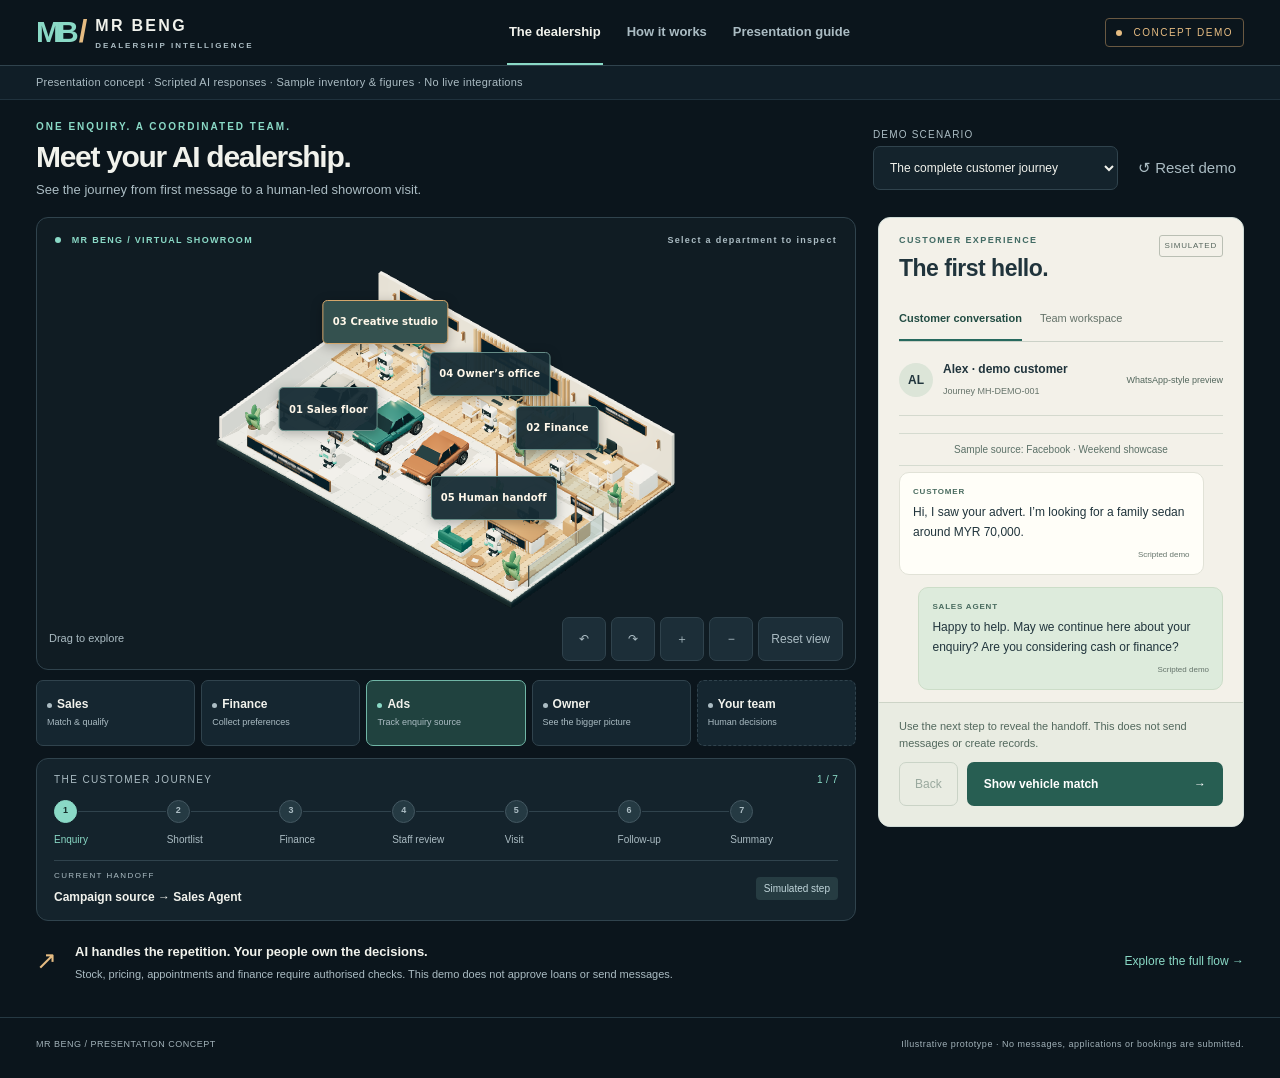
<file: index.html>
<!doctype html>
<html lang="en">
<head><meta charset="utf-8"><meta name="viewport" content="width=device-width,initial-scale=1"><meta name="description" content="Mr Beng: an illustrative AI dealership workflow. Local presentation prototype, not a connected service."><title>Mr Beng — AI Dealership Concept</title><link rel="stylesheet" href="styles.css"></head>
<body>
<a class="skip" href="#main">Skip to demo</a>
<header class="topbar"><a class="brand" href="#" aria-label="Mr Beng demo home"><span class="brand-mark" aria-hidden="true">MB<span> / </span></span><span>MR BENG<small>DEALERSHIP INTELLIGENCE</small></span></a><nav aria-label="Demo views"><button class="nav active" data-view="showroom" aria-current="page">The dealership</button><button class="nav" data-view="workflow">How it works</button><button class="nav" data-view="presenter">Presentation guide</button></nav><span class="demo-tag"><i></i> CONCEPT DEMO</span></header>
<div class="disclosure">Presentation concept · Scripted AI responses · Sample inventory & figures · No live integrations</div>
<main id="main">
<section id="showroom" class="view" aria-labelledby="page-title">
<div class="page-heading"><div><p class="eyebrow">ONE ENQUIRY. A COORDINATED TEAM.</p><h1 id="page-title">Meet your AI dealership.</h1><p>See the journey from first message to a human-led showroom visit.</p></div><div class="heading-actions"><label for="scenario">Demo scenario</label><select id="scenario"><option value="standard">The complete customer journey</option><option value="missing">Customer leaves out their budget</option><option value="human">Customer asks for a person</option></select><button id="reset" class="subtle">↺ <span>Reset demo</span></button></div></div>
<div class="workspace">
<div class="showroom-column">
<div class="scene-shell"><div class="scene-caption"><span><i class="small-dot"></i> MR BENG / VIRTUAL SHOWROOM</span><span id="scene-status">Loading local 3D scene…</span></div><div id="scene" aria-label="Interactive three-dimensional dealership illustration"></div><div id="scene-fallback" hidden><strong>The workflow still works without 3D.</strong><p>Use the department buttons below to explore the team.</p></div><div class="camera"><span class="camera-help">Drag to explore</span><button data-camera="left" aria-label="Rotate showroom left">↶</button><button data-camera="right" aria-label="Rotate showroom right">↷</button><button data-camera="in" aria-label="Zoom into showroom">＋</button><button data-camera="out" aria-label="Zoom out of showroom">−</button><button data-camera="reset">Reset view</button></div></div>
<div id="departments" class="departments" aria-label="Inspect a department"></div>
<div class="journey"><div class="section-label"><span>THE CUSTOMER JOURNEY</span><span id="journey-counter"></span></div><ol id="step-list"></ol><div class="journey-bottom"><div><span class="overline">CURRENT HANDOFF</span><strong id="handoff-label"></strong></div><span class="pill" id="handoff-status"></span></div></div>
</div>
<aside class="work-panel" aria-labelledby="panel-title"><div class="panel-heading"><div><p class="eyebrow" id="panel-eyebrow">CUSTOMER EXPERIENCE</p><h2 id="panel-title">The first hello.</h2></div><span class="simulation">SIMULATED</span></div><div class="panel-tabs" aria-label="Panel view"><button id="conversation-tab" class="active" aria-pressed="true">Customer conversation</button><button id="inspector-tab" aria-pressed="false">Team workspace</button></div><div id="panel-body"></div><div class="panel-footer"><p id="action-context"></p><div id="validation" role="status" aria-live="polite"></div><div class="action-row"><button id="back" class="secondary">Back</button><button id="next" class="primary">Show vehicle match <span>→</span></button></div></div></aside>
</div>
<div class="operating-rule"><span class="rule-icon" aria-hidden="true">↗</span><div><strong>AI handles the repetition. Your people own the decisions.</strong><p>Stock, pricing, appointments and finance require authorised checks. This demo does not approve loans or send messages.</p></div><button class="text-button" data-view="workflow">Explore the full flow →</button></div>
</section>
<section id="workflow" class="view" hidden aria-labelledby="flow-title"><div class="page-heading"><div><p class="eyebrow">THE OPERATING MODEL</p><h1 id="flow-title">One conversation. Clear ownership.</h1><p>A proposed journey for a used-car dealership, with people in control.</p></div><button class="secondary" id="print-flow">Print / save flow as PDF</button></div>
<div class="flow-board">
<div class="lane"><div class="lane-title"><span>01</span><h2>Attract & qualify</h2><p>From an advert to a relevant shortlist.</p></div><div class="flow-node"><span class="node-kind">CUSTOMER CHANNEL</span><h3>New enquiry</h3><p>Customer responds to a sample advert in a WhatsApp-style conversation.</p><span class="node-output">Source + permission to continue</span></div><div class="flow-arrow" aria-hidden="true">↓</div><div class="flow-node"><span class="node-kind">SALES AGENT</span><h3>Understand the need</h3><p>Ask about vehicle type, budget and timing. Suggest a shortlist from approved stock data.</p><span class="node-output">Preferences + vehicle interest</span></div><div class="exception"><strong>Missing information?</strong><p>Ask one useful question. Never guess affordability, availability or price.</p></div></div>
<div class="lane"><div class="lane-title"><span>02</span><h2>Prepare & hand over</h2><p>Give staff the context, not another blank lead.</p></div><div class="flow-node"><span class="node-kind">FINANCE ENQUIRY AGENT</span><h3>Collect preferences</h3><p>If the customer asks about finance, collect their stated budget and preferred term. No eligibility decision.</p><span class="node-output">Enquiry summary, not a loan offer</span></div><div class="flow-arrow" aria-hidden="true">↓</div><div class="flow-node human"><span class="node-kind">HUMAN CHECKPOINT</span><h3>Staff verify & respond</h3><p>A salesperson checks stock, confirms pricing and arranges finance advice through the authorised process.</p><span class="node-output">Named staff owner + next action</span></div><div class="exception"><strong>“I want to speak to someone.”</strong><p>Skip automated qualification and route to a person. If unavailable, queue for follow-up without promising a response time.</p></div></div>
<div class="lane"><div class="lane-title"><span>03</span><h2>Visit & follow up</h2><p>Make the next step visible to everyone.</p></div><div class="flow-node"><span class="node-kind">SALES TEAM</span><h3>Arrange a showroom visit</h3><p>Customer and staff agree a slot after checking availability. A booking is not a purchase.</p><span class="node-output">Confirmed visit + staff owner</span></div><div class="flow-arrow" aria-hidden="true">↓</div><div class="flow-node"><span class="node-kind">FOLLOW-UP AGENT</span><h3>Keep the conversation moving</h3><p>Prepare an approved reminder or follow-up. Honour channel permission and opt-out rules.</p><span class="node-output">Follow-up draft + lead status</span></div><div class="exception"><strong>Customer opts out?</strong><p>Stop automated follow-ups and retain only what the approved retention policy permits.</p></div></div>
</div>
<div class="reporting-flow"><div><span class="node-kind">ADS AGENT</span><h3>Which source created the enquiry?</h3><p>Connect campaign attribution to lead stages. Actual ad access and reliable tracking are future integration work.</p></div><span class="flow-connector" aria-hidden="true">→</span><div><span class="node-kind">OWNER AGENT</span><h3>What needs attention?</h3><p>Summarise enquiries, pending reviews and visits. A visit is never reported as a sale.</p></div></div>
<div class="boundary-grid"><div><h3>What this prototype demonstrates</h3><p>Clickable departments, a scripted customer journey, staff review gates, exception paths and an illustrative owner summary.</p></div><div><h3>What a live pilot would require</h3><p>Approved inventory/pricing source, channel access, consent rules, staff ownership, booking integration, finance boundaries and an agreed test plan.</p></div></div>
</section>
<section id="presenter" class="view" hidden aria-labelledby="presenter-title"><div class="page-heading"><div><p class="eyebrow">A CLIENT-READY WALKTHROUGH</p><h1 id="presenter-title">Show the experience. Then discuss the fit.</h1><p>Use the buttons below to rehearse each part of the conversation.</p></div><button class="primary" id="start-tour">Start the demo →</button></div><div class="presentation-grid"><div class="pitch"><span class="chapter">THE OPENING</span><h2>“What happens to an enquiry when your sales team is busy?”</h2><p>This concept shows how a dealership could give each enquiry a clear next step—without removing the salesperson from the relationship.</p><div class="pitch-note">Present this as an illustrative prototype, not an existing connected AI service.</div></div><ol class="talk-track"><li><strong>1. Show the dealership</strong><p>Introduce the Sales, Finance Enquiry, Ads and Owner agents, with a visible human handoff desk. Select a department to inspect its responsibilities.</p><button class="text-button" data-view="showroom">Open the showroom →</button></li><li><strong>2. Walk one lead through</strong><p>Follow Alex’s sample enquiry from an advert to a shortlist, finance questions and staff review. Click “Simulate staff review” before scheduling the demo visit.</p><button class="text-button" data-tour="standard">Run the standard scenario →</button></li><li><strong>3. Show the safeguards</strong><p>Try a missing budget and an explicit request for a person. Explain that the system asks, pauses or hands over rather than inventing an answer.</p><button class="text-button" data-tour="missing">Try the missing-information path →</button></li><li><strong>4. Close with a practical pilot</strong><p>Agree one channel and one sales journey first. Define success measures together—such as accurate answers and complete handoffs—without promising a revenue uplift.</p><button class="text-button" data-view="workflow">Show the process map →</button></li></ol></div><div class="discovery"><h2>Questions for the dealership</h2><div><p><b>Enquiries</b>Which channel brings most enquiries? What questions repeat?</p><p><b>Data</b>Where do current stock and approved prices live?</p><p><b>People</b>Who receives handoffs, and when are they available?</p><p><b>Guardrails</b>Which finance and pricing questions must go to a person?</p></div></div></section>
</main><footer class="global-footer"><span>MR BENG / PRESENTATION CONCEPT</span><span>Illustrative prototype · No messages, applications or bookings are submitted.</span></footer><noscript>This interactive mockup requires JavaScript. The workflow and presentation copy remain in this document, but the simulation cannot run.</noscript><script type="module" src="app.mjs"></script>
</body></html>
</file>
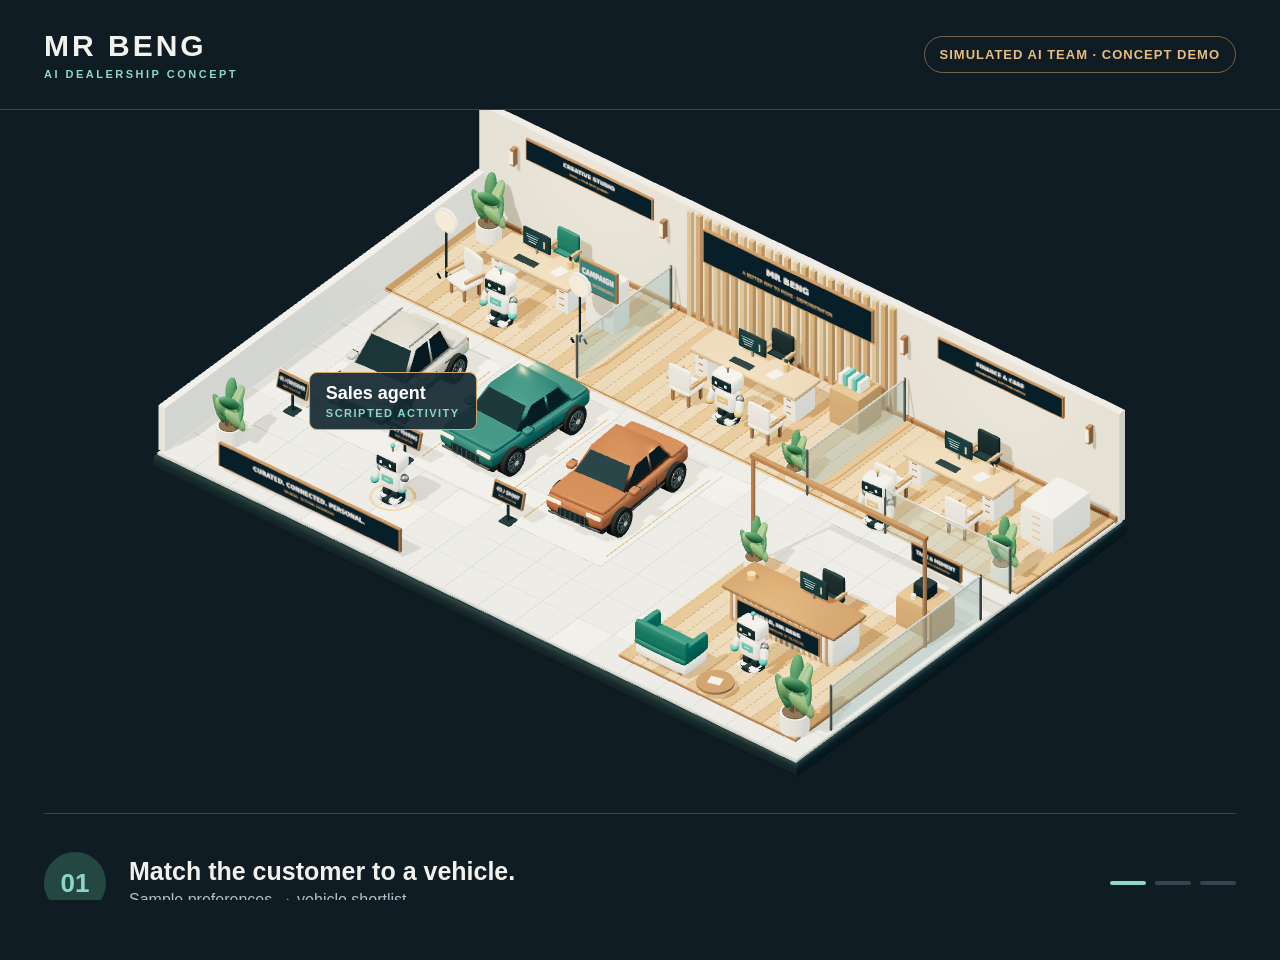
<file: motion-preview.html>
<!doctype html>
<html lang="en"><head><meta charset="utf-8"><meta name="viewport" content="width=device-width,initial-scale=1"><title>Mr Beng — simulated team motion</title><style>
*{box-sizing:border-box}html,body{margin:0;width:100%;height:100%;overflow:hidden;background:#101c23;color:#f1f2ec;font-family:'Avenir Next','Segoe UI',Arial,sans-serif}.film{width:1280px;height:960px;position:relative;background:#101c23}header{height:110px;padding:28px 44px;display:flex;align-items:center;justify-content:space-between;border-bottom:1px solid #34454d}.brand{font-size:30px;font-weight:800;letter-spacing:3px}.brand small{display:block;font-size:11px;font-weight:600;letter-spacing:2.5px;color:#8ad9c6;margin-top:5px}.badge{color:#e6bc82;border:1px solid #796347;padding:10px 15px;border-radius:20px;font-size:13px;font-weight:650;letter-spacing:1px}#stage{position:absolute;top:110px;left:0;width:1280px;height:710px}canvas{display:block}.label{position:absolute;padding:10px 16px;border:1px solid #d4a66b;border-radius:8px;background:#172c34ed;color:#fff;font-weight:650;font-size:18px;transform:translate(-50%,-100%);white-space:nowrap;pointer-events:none}.label small{display:block;font-size:11px;letter-spacing:1.5px;color:#8ad9c6;margin-top:3px}.story{position:absolute;bottom:32px;left:44px;right:44px;height:115px;display:flex;align-items:center;gap:23px;border-top:1px solid #34454d;padding-top:24px;background:#101c23}.number{height:62px;width:62px;display:grid;place-items:center;border-radius:50%;background:#244741;color:#8ad9c6;font-size:26px;font-weight:700}.story h1{font-size:25px;margin:0 0 5px}.story p{font-size:16px;color:#b0c2ca;margin:0}.steps{margin-left:auto;display:flex;gap:9px}.steps i{width:36px;height:4px;border-radius:2px;background:#34454d}.steps i.active{background:#8ad9c6}.disclaimer{position:absolute;bottom:9px;left:44px;font-size:11px;letter-spacing:.5px;color:#a8bac2}.rail{position:absolute;bottom:0;left:0;height:3px;background:#8ad9c6;width:0}#error{color:#ffb6a0;padding:50px;position:absolute;top:120px}
</style></head><body><main class="film"><header><div class="brand">MR BENG<small>AI DEALERSHIP CONCEPT</small></div><div class="badge">SIMULATED AI TEAM · CONCEPT DEMO</div></header><div id="stage" aria-label="Animated concept showroom"></div><div id="label" class="label"></div><div class="story"><div id="number" class="number"></div><div><h1 id="heading"></h1><p id="description"></p></div><div class="steps"><i></i><i></i><i></i></div></div><div class="disclaimer">Scripted animation · Sample activity only · No live AI, messages or finance approvals</div><div id="progress" class="rail"></div><div id="error" hidden></div></main><script type="module" src="motion-preview.mjs"></script></body></html>
</file>
<file: styles.css>
/* Mr Beng: Monitor first, with a separate explain-the-process surface. */
:root{color-scheme:dark;--bg:#0b151c;--surface:#14232c;--surface2:#1b2e38;--ink:#f1f2ec;--muted:#abbcc3;--line:#30434d;--teal:#8ad9c6;--teal-dark:#173e3c;--gold:#e6bc82;--paper:#f3f1e9;--paper-ink:#20343c;--radius:12px;font-family:'Avenir Next','Segoe UI',Arial,sans-serif;font-size:15px;line-height:1.5}
*{box-sizing:border-box}body{margin:0;background:var(--bg);color:var(--ink)}button,select{font:inherit}button,a,select{-webkit-tap-highlight-color:transparent}button{cursor:pointer}button:disabled{cursor:not-allowed;opacity:.45}button:focus-visible,a:focus-visible,select:focus-visible{outline:3px solid var(--gold);outline-offset:4px}button{min-height:44px}a{color:inherit}h1,h2,h3,p{margin:0}h1{font-size:clamp(27px,2.6vw,38px);line-height:1.17;letter-spacing:-1.3px;font-weight:600}h2{font-size:22px;line-height:1.25;letter-spacing:-.5px}h3{font-size:18px;line-height:1.35}small{font-size:11px}button,select{border-radius:7px}button{border:0}button:hover:not(:disabled){filter:brightness(1.12)}[hidden]{display:none!important}.skip{position:absolute;left:12px;top:-100px;z-index:100;background:var(--gold);color:#15232a;padding:10px}.skip:focus{top:12px}
.topbar{height:86px;border-bottom:1px solid var(--line);display:flex;align-items:center;justify-content:space-between;padding:0 36px;gap:24px}.brand{display:flex;gap:12px;align-items:center;text-decoration:none;font-weight:650;font-size:16px;letter-spacing:2.3px;white-space:nowrap}.brand small{display:block;font-size:8px;letter-spacing:2px;color:var(--muted);margin-top:2px}.brand-mark{display:inline-flex;font-size:30px;font-weight:800;color:var(--teal);letter-spacing:-4px}.brand-mark span{font-size:31px;color:var(--gold);margin-left:4px}.topbar nav{display:flex;gap:22px;align-self:stretch}.nav{background:transparent;color:var(--muted);border-radius:0;border-bottom:2px solid transparent;padding:0 2px;font-size:13px;font-weight:550}.nav.active{border-bottom-color:var(--teal);color:var(--ink)}.demo-tag{font-size:10px;letter-spacing:1.5px;color:var(--gold);border:1px solid #6a5942;border-radius:4px;padding:6px 10px;white-space:nowrap}.demo-tag i,.small-dot{display:inline-block;width:6px;height:6px;border-radius:50%;background:currentColor;margin-right:7px}.disclosure{padding:8px 36px;font-size:11px;color:var(--muted);letter-spacing:.25px;border-bottom:1px solid #20323d;background:#101e27}
main{max-width:1680px;margin:auto;padding:28px 36px 14px}.page-heading{display:flex;justify-content:space-between;align-items:center;gap:24px;margin-bottom:25px}.eyebrow{font-size:10px;font-weight:650;letter-spacing:2px;color:var(--teal);margin-bottom:8px}.page-heading>div>p:last-child{font-size:13px;color:var(--muted);margin-top:9px}.heading-actions{display:grid;grid-template-columns:1fr auto;align-items:center;gap:4px 12px}.heading-actions label{font-size:10px;text-transform:uppercase;letter-spacing:1.2px;color:var(--muted);grid-column:1/-1}select{background:var(--surface);border:1px solid var(--line);color:var(--ink);padding:11px 34px 11px 12px;font-size:12px;min-height:44px;max-width:100%}.subtle{background:transparent;color:var(--muted);padding:8px}.workspace{display:grid;grid-template-columns:minmax(0,1fr) 366px;gap:22px;align-items:start}.showroom-column{min-width:0}.scene-shell{background:#101c23;border:1px solid var(--line);border-radius:var(--radius);overflow:hidden;position:relative}.scene-caption{display:flex;justify-content:space-between;gap:10px;font-size:9px;font-weight:600;letter-spacing:1.3px;position:relative;z-index:2;padding:16px 18px;color:var(--muted)}.scene-caption>span:first-child{color:var(--teal)}#scene{height:460px;position:relative;width:100%;overflow:hidden}#scene canvas{display:block;width:100%;height:100%;touch-action:none;cursor:grab}#scene canvas:active{cursor:grabbing}#scene button{font-family:inherit}#scene-fallback{position:absolute;left:24px;right:24px;top:45%;text-align:center;padding:20px;background:var(--surface);border:1px solid var(--line);border-radius:8px}#scene-fallback p{color:var(--muted);margin-top:8px}.camera{display:flex;align-items:center;justify-content:flex-end;gap:5px;padding:8px 12px 12px}.camera button{color:var(--muted);background:#1c2e38;border:1px solid var(--line);min-width:44px;padding:5px 12px;font-size:12px}.camera-help{margin-right:auto;font-size:11px;color:var(--muted)}.departments{display:grid;grid-template-columns:repeat(5,minmax(0,1fr));gap:6px;margin-top:10px}.department{background:#152630;border:1px solid var(--line);text-align:left;padding:11px 10px;color:var(--ink);position:relative;min-width:0;min-height:66px}.department strong{display:block;font-size:12px;font-weight:600}.department small{display:block;font-size:9px;color:var(--muted);margin-top:3px;white-space:nowrap}.department .agent-dot{width:5px;height:5px;display:inline-block;vertical-align:middle;border-radius:50%;background:var(--muted);margin-right:5px}.department[aria-pressed=true]{background:#20423f;border-color:#70b6a6}.department[aria-pressed=true] .agent-dot{background:var(--teal)}.department.human{border-style:dashed}.journey{padding:18px 20px;background:var(--surface);border:1px solid var(--line);border-radius:var(--radius);margin-top:18px}.section-label{display:flex;justify-content:space-between;gap:10px;color:var(--muted);font-size:10px;letter-spacing:1.4px}#journey-counter{color:var(--teal);letter-spacing:.3px}#step-list{list-style:none;margin:18px 0;padding:0;display:grid;grid-template-columns:repeat(7,1fr);gap:5px}#step-list li{font-size:10px;color:var(--muted);position:relative}#step-list li:before{content:'';position:absolute;left:24px;right:-4px;top:11px;height:1px;background:var(--line)}#step-list li:last-child:before{display:none}#step-list b{font-size:9px;display:flex;width:23px;height:23px;align-items:center;justify-content:center;background:#253a43;border:1px solid #435761;border-radius:50%;margin-bottom:9px;position:relative;z-index:1}#step-list .current{color:var(--teal)}#step-list .current b{color:#142b28;background:var(--teal);border-color:var(--teal)}#step-list .done b{border-color:#73aa9d;color:var(--teal)}#step-list .skipped{opacity:.65}#step-list .skipped b{border-style:dashed}.journey-bottom{border-top:1px solid var(--line);padding-top:13px;display:flex;align-items:center;justify-content:space-between;gap:12px}.overline{display:block;font-size:8px;letter-spacing:1.4px;color:var(--muted);margin-bottom:3px}.journey-bottom strong{font-size:12px;font-weight:550}.pill{display:inline-block;border-radius:4px;padding:4px 8px;font-size:10px;white-space:nowrap;background:#263c42;color:#c2d7dc}.pill.amber{background:#443929;color:#f1cc96}.pill.green{background:#20453c;color:#a6e4cf}
.work-panel{background:var(--paper);border:1px solid #cfdbd6;border-radius:var(--radius);overflow:hidden;color:var(--paper-ink);display:flex;flex-direction:column;min-height:710px}.panel-heading{padding:22px 20px 15px;display:flex;align-items:start;gap:10px;justify-content:space-between}.panel-heading .eyebrow{color:#426b64;font-size:9px;letter-spacing:1.4px;margin-bottom:7px}.panel-heading h2{font-size:23px;line-height:1.2}.simulation{font-size:8px;letter-spacing:.8px;border:1px solid #babfb4;padding:4px 5px;border-radius:3px;color:#56665d;margin-top:1px}.panel-tabs{display:flex;margin:0 20px;border-bottom:1px solid #cbd1c7;gap:18px}.panel-tabs button{border-radius:0;background:transparent;border-bottom:2px solid transparent;color:#65736a;font-size:11px;padding:8px 0}.panel-tabs .active{border-bottom-color:#27695e;color:#224c43;font-weight:650}#panel-body{padding:18px 20px;min-height:420px}.contact-strip{display:flex;align-items:center;gap:10px;padding-bottom:14px;border-bottom:1px solid #d4d9ce;margin-bottom:17px}.avatar{width:34px;height:34px;display:flex;align-items:center;justify-content:center;background:#dce5d8;border-radius:50%;font-size:12px;font-weight:650}.contact-strip strong{font-size:12px;display:block}.contact-strip small{color:#65736a;font-size:9px}.channel{margin-left:auto;font-size:9px;color:#52665c}.message{border-radius:10px;margin-bottom:12px;padding:12px 13px;font-size:12px;line-height:1.65;max-width:94%;background:#fffef8;border:1px solid #e1e2d7}.message.out{margin-left:auto;background:#ddebdc;border-color:#ccddc8}.message .sender{display:block;font-size:8px;text-transform:uppercase;letter-spacing:.8px;color:#496b5f;margin-bottom:5px;font-weight:700}.message .timestamp{display:block;font-size:8px;text-align:right;margin-top:6px;color:#66756c}.event-note{font-size:10px;color:#5b7067;text-align:center;padding:8px 4px;margin:6px 0;border-top:1px solid #d5dbd0;border-bottom:1px solid #d5dbd0}.sample-car{border:1px solid #bdcdbd;border-radius:6px;margin-top:10px;overflow:hidden;background:#f3f6ed}.sample-car .car-band{padding:12px;background:#cbdcd0;color:#285247;font-size:10px;letter-spacing:1.6px;font-weight:700}.sample-car .car-body{padding:10px}.sample-car strong{font-size:14px;display:block}.sample-car span{font-size:10px;display:block;color:#53665c}.sample-car em{display:block;margin-top:7px;font-style:normal;font-size:9px;color:#53665c}.inline-demo{font-size:9px;color:#5d6c62;margin-top:15px;line-height:1.5}.panel-footer{margin-top:auto;padding:15px 20px 20px;border-top:1px solid #cdd4c7;background:#e9ece2}.panel-footer>p{font-size:11px;color:#52685d;min-height:34px;margin-bottom:10px}.action-row{display:flex;gap:9px}.primary{background:#275e52;color:white;padding:12px 17px;font-size:12px;font-weight:600;min-height:44px}.action-row .primary{flex:1;display:flex;justify-content:space-between;align-items:center}.secondary{background:transparent;border:1px solid var(--line);color:var(--ink);padding:10px 15px;font-size:12px}.panel-footer .secondary{border-color:#a5b5a6;color:#3c594d}.primary:hover:not(:disabled){background:#1f5045}.work-panel :focus-visible{outline-color:#9a5b12}#validation:empty{display:none}#validation{background:#f6dfb8;border:1px solid #d5b072;color:#5c411b;padding:9px 10px;margin-bottom:10px;font-size:11px;border-radius:6px}.inline-action{background:#2a6255;color:white;min-height:44px;width:100%;padding:10px;font-size:11px;margin-top:12px}.inspector .role-intro{font-size:12px;color:#5d7064;line-height:1.6;margin:0 0 17px}.inspector h3{font-size:17px;margin-bottom:5px}.owner-note{padding:12px;background:#e3e7db;border-radius:6px;font-size:11px;line-height:1.6;margin-top:13px}.fact-list{margin:0}.fact-list>div{display:flex;justify-content:space-between;gap:16px;padding:10px 0;border-bottom:1px solid #cdd4c7;font-size:11px}.fact-list dt{color:#5a7064}.fact-list dd{margin:0;text-align:right;font-weight:600;max-width:65%}.mini-inventory{padding:11px 0;border-bottom:1px solid #cdd4c7}.mini-inventory strong{font-size:13px}.mini-inventory span{display:block;font-size:10px;color:#5a7064;margin-top:4px}.mini-inventory .stock-tag{color:#275e52;font-size:9px}.owner-funnel{list-style:none;padding:0;margin:16px 0}.owner-funnel li{display:flex;justify-content:space-between;font-size:12px;padding:11px 0;border-bottom:1px solid #cbd5c7}.owner-funnel b{font-size:16px;font-variant-numeric:tabular-nums}.queue{border:1px solid #b6c3b3;border-radius:8px;padding:13px;margin-top:12px}.queue strong{display:block;font-size:12px}.queue p{font-size:11px;color:#5d7064;margin:7px 0}.reviewed{font-size:11px;color:#235448;background:#d4e6d6;padding:10px;border-radius:6px;margin-top:12px}.operating-rule{display:flex;align-items:center;gap:18px;padding:24px 0 8px}.rule-icon{font-size:25px;color:var(--gold)}.operating-rule strong{font-size:13px;font-weight:550}.operating-rule p{font-size:11px;color:var(--muted);margin-top:4px}.text-button{background:transparent;color:var(--teal);font-size:12px;text-align:left;padding:6px 0}.operating-rule>.text-button{margin-left:auto;white-space:nowrap}.global-footer{max-width:1680px;margin:12px auto 0;padding:20px 36px 26px;display:flex;justify-content:space-between;gap:20px;border-top:1px solid #263943;font-size:9px;color:#a2b2b9;letter-spacing:.5px}
.flow-board{display:grid;grid-template-columns:repeat(3,minmax(0,1fr));border:1px solid var(--line);border-radius:12px;overflow:hidden}.lane{padding:25px;background:var(--surface);border-right:1px solid var(--line)}.lane:last-child{border-right:none}.lane-title{min-height:106px;margin-bottom:20px}.lane-title>span{font-size:10px;letter-spacing:1.5px;color:var(--gold)}.lane-title h2{font-size:24px;margin:7px 0}.lane-title p{font-size:12px;color:var(--muted)}.flow-node{background:#20333c;border:1px solid #46616a;border-radius:8px;padding:20px;min-height:206px}.node-kind{font-size:9px;letter-spacing:1.4px;color:var(--teal);font-weight:650}.flow-node h3{margin:9px 0}.flow-node p{font-size:12px;line-height:1.7;color:#bfccd0}.node-output{font-size:10px;display:block;border-top:1px solid #435b64;margin-top:16px;padding-top:12px;color:var(--ink)}.flow-arrow{text-align:center;color:var(--gold);font-size:24px;padding:8px}.flow-node.human{border-color:#a28356;border-style:dashed;background:#30332f}.exception{margin-top:20px;padding:15px;background:#11212b;border-radius:7px}.exception strong{color:var(--gold);font-size:12px}.exception p{font-size:11px;color:var(--muted);line-height:1.7;margin-top:6px}.reporting-flow{display:grid;grid-template-columns:1fr 70px 1fr;align-items:center;padding:28px;margin-top:22px;border:1px solid var(--line);border-radius:12px;background:var(--surface)}.reporting-flow h3{margin:7px 0}.reporting-flow p{font-size:12px;color:var(--muted)}.flow-connector{text-align:center;font-size:25px;color:var(--gold)}.boundary-grid{display:grid;grid-template-columns:1fr 1fr;gap:35px;padding:28px 0}.boundary-grid h3{font-size:15px;margin-bottom:8px}.boundary-grid p{font-size:12px;line-height:1.8;color:var(--muted)}.presentation-grid{display:grid;grid-template-columns:.85fr 1.15fr;gap:60px;padding:18px 0}.pitch{padding:38px;background:#193531;border:1px solid #3a6055;border-radius:10px;align-self:start}.chapter{font-size:10px;letter-spacing:1.8px;color:var(--gold)}.pitch h2{font-size:clamp(28px,3vw,42px);font-family:Georgia,'Times New Roman',serif;font-weight:400;line-height:1.3;margin:25px 0}.pitch p{color:#c4d4cb;line-height:1.9;font-size:15px}.pitch-note{padding-top:24px;margin-top:24px;border-top:1px solid #4b665c;color:var(--gold);font-size:11px}.talk-track{margin:0;padding:0;list-style:none}.talk-track li{padding:0 0 20px;margin-bottom:18px;border-bottom:1px solid var(--line)}.talk-track strong{font-size:18px;font-weight:550}.talk-track p{font-size:13px;color:var(--muted);line-height:1.8;margin-top:9px}.discovery{padding:26px;background:var(--surface);border:1px solid var(--line);border-radius:10px}.discovery>div{display:grid;grid-template-columns:repeat(4,1fr);gap:25px;margin-top:20px}.discovery p{font-size:12px;color:var(--muted);line-height:1.7}.discovery b{display:block;color:var(--gold);margin-bottom:7px}
@media(min-width:901px){.work-panel{height:746px;min-height:0}#panel-body{min-height:0;overflow:auto;flex:1}}
@media(max-height:950px) and (min-width:901px){.topbar{height:66px}main{padding-top:19px}.page-heading{margin-bottom:18px}h1{font-size:30px}.page-heading>div>p:last-child{margin-top:6px}.eyebrow{margin-bottom:5px}#scene{height:345px}.work-panel{height:610px}.panel-heading{padding-top:16px}.journey{padding:13px 17px;margin-top:12px}#step-list{margin:13px 0}.journey-bottom{padding-top:9px}.camera{padding-bottom:8px}.operating-rule{padding-top:18px}}
@media(min-width:1550px){#scene{height:520px}.work-panel{min-height:770px}#panel-body{min-height:0}}
@media(max-width:1150px){.topbar{padding:0 22px;gap:14px}.topbar nav{gap:14px}.brand{font-size:13px}.demo-tag{display:none}main{padding:24px 22px}.disclosure{padding:8px 22px}.workspace{grid-template-columns:minmax(0,1fr) 330px;gap:15px}#scene{height:390px}.heading-actions{grid-template-columns:1fr}.heading-actions .subtle{justify-self:end}.page-heading{align-items:start}.department{padding:10px 7px}.department small{font-size:8px}.work-panel{min-height:700px}#panel-body{padding:16px;min-height:410px}.panel-heading{padding:19px 16px 12px}.panel-tabs{margin:0 16px}.panel-footer{padding:14px 16px}.panel-heading h2{font-size:20px}.scene-caption{font-size:8px}.flow-node{padding:14px}.lane{padding:18px}.global-footer{padding:20px 22px}}
@media(max-width:900px){.workspace{grid-template-columns:1fr}.work-panel{min-height:0}#panel-body{min-height:0}.message{max-width:85%}.panel-heading h2{font-size:26px}.page-heading{flex-wrap:wrap}.heading-actions{display:flex;flex-wrap:wrap;gap:10px}.heading-actions label{align-self:center}.heading-actions select{flex:1}#scene{height:440px}.scene-caption{font-size:9px}.department small{font-size:10px}.department strong{font-size:13px}.journey{margin-top:12px}.flow-board{grid-template-columns:1fr}.lane{border-right:0;border-bottom:1px solid var(--line)}.lane-title{min-height:0}.flow-node{min-height:0}.presentation-grid{grid-template-columns:1fr;gap:30px}.pitch h2{font-size:32px}.discovery>div{grid-template-columns:1fr 1fr}}
@media(max-width:600px){.topbar{height:auto;min-height:105px;flex-wrap:wrap;padding:16px 16px 0;gap:12px}.brand{font-size:14px}.topbar nav{width:100%;gap:20px;min-height:45px;justify-content:space-between}.nav{font-size:11px}.disclosure{padding:9px 16px;font-size:10px;line-height:1.6}main{padding:21px 14px 10px}.page-heading{gap:18px;margin-bottom:18px}.page-heading>div>p:last-child{font-size:12px}h1{font-size:29px}.heading-actions{width:100%}.heading-actions label{width:100%;font-size:9px}.heading-actions select{min-width:0;font-size:11px}.subtle{font-size:11px}.scene-caption{padding:12px;font-size:7px;letter-spacing:.8px}.scene-caption>span:last-child{max-width:90px;text-align:right}#scene{height:340px}.camera{padding:6px 9px 10px;gap:4px}.camera button{padding:5px 10px}.camera-help{font-size:9px;max-width:55px}.departments{display:flex;flex-wrap:wrap;gap:5px}.department{flex:1 1 calc(33% - 5px);padding:9px;min-height:58px}.department strong{font-size:11px}.department small{font-size:8px}.journey{padding:15px 12px}#step-list{gap:2px}#step-list li{font-size:8px;line-height:1.4}#step-list b{font-size:8px}.journey-bottom strong{font-size:11px}.pill{font-size:8px}.section-label{font-size:8px}.operating-rule{align-items:start;flex-wrap:wrap;gap:10px}.operating-rule>div{flex:1}.operating-rule>.text-button{margin-left:28px}.operating-rule strong{font-size:12px}.operating-rule p{font-size:10px}.global-footer{flex-direction:column;gap:7px;padding:16px;font-size:8px}.reporting-flow{grid-template-columns:1fr;gap:20px;padding:20px}.flow-connector{transform:rotate(90deg)}.boundary-grid{grid-template-columns:1fr;gap:20px}.pitch{padding:25px}.discovery{padding:20px}.discovery>div{grid-template-columns:1fr}.panel-tabs button{font-size:11px}.message{font-size:12px}.camera button:last-child{font-size:10px}}
@media(prefers-reduced-motion:reduce){*,*:before,*:after{scroll-behavior:auto!important;transition:none!important;animation:none!important}}
@media print{body{background:white!important;color:#14242b!important;color-scheme:light}.topbar,.disclosure,.global-footer,.page-heading>button,#showroom,#presenter{display:none!important}main{padding:0;max-width:none}#workflow{display:block!important}.page-heading p,.lane-title p,.flow-node p,.reporting-flow p,.boundary-grid p,.exception p{color:#33474d!important}.flow-board,.lane,.flow-node,.exception,.reporting-flow{background:white!important;border-color:#a3b3b7!important}.flow-board{display:block}.lane{break-inside:avoid;margin-bottom:18px}.lane-title{min-height:0}.flow-node{min-height:0}.node-kind,.exception strong,.lane-title>span{color:#205e52!important}.node-output{color:#263c41}.reporting-flow{break-inside:avoid}.boundary-grid{break-inside:avoid}h1{font-size:28pt}p{font-size:12pt!important}.flow-arrow{color:#27574f}.reporting-flow,.boundary-grid{margin-top:16px}button{display:none!important}}
@media print{@page{size:A3 landscape;margin:12mm}#workflow:before{content:'MR BENG — AI DEALERSHIP CONCEPT · SCRIPTED DEMO · NO LIVE INTEGRATIONS';display:block;font-size:10pt;color:#205e52;margin-bottom:10px}.flow-board{display:grid;grid-template-columns:repeat(3,minmax(0,1fr))}.lane{padding:14px;margin:0}.lane-title{margin-bottom:12px}.lane-title h2{font-size:18pt}.flow-node{padding:12px}.flow-node h3{font-size:14pt;margin:6px 0}.flow-arrow{padding:0}.exception{padding:10px;margin-top:12px}.node-output{padding-top:8px;margin-top:8px;font-size:10pt}.reporting-flow{padding:16px}.boundary-grid{padding:14px 0}h1{font-size:25pt}html{background:white!important;color-scheme:light!important}.page-heading{margin-bottom:12px}.page-heading .eyebrow{display:none}.page-heading>div>p:last-child{margin-top:6px}.lane-title h2{margin:4px 0}.flow-node{padding:10px}p{line-height:1.35!important}.exception{margin-top:8px;padding:8px}.reporting-flow{padding:12px;margin-top:8px}.boundary-grid{margin:0;padding:12px 0}}
</file>
